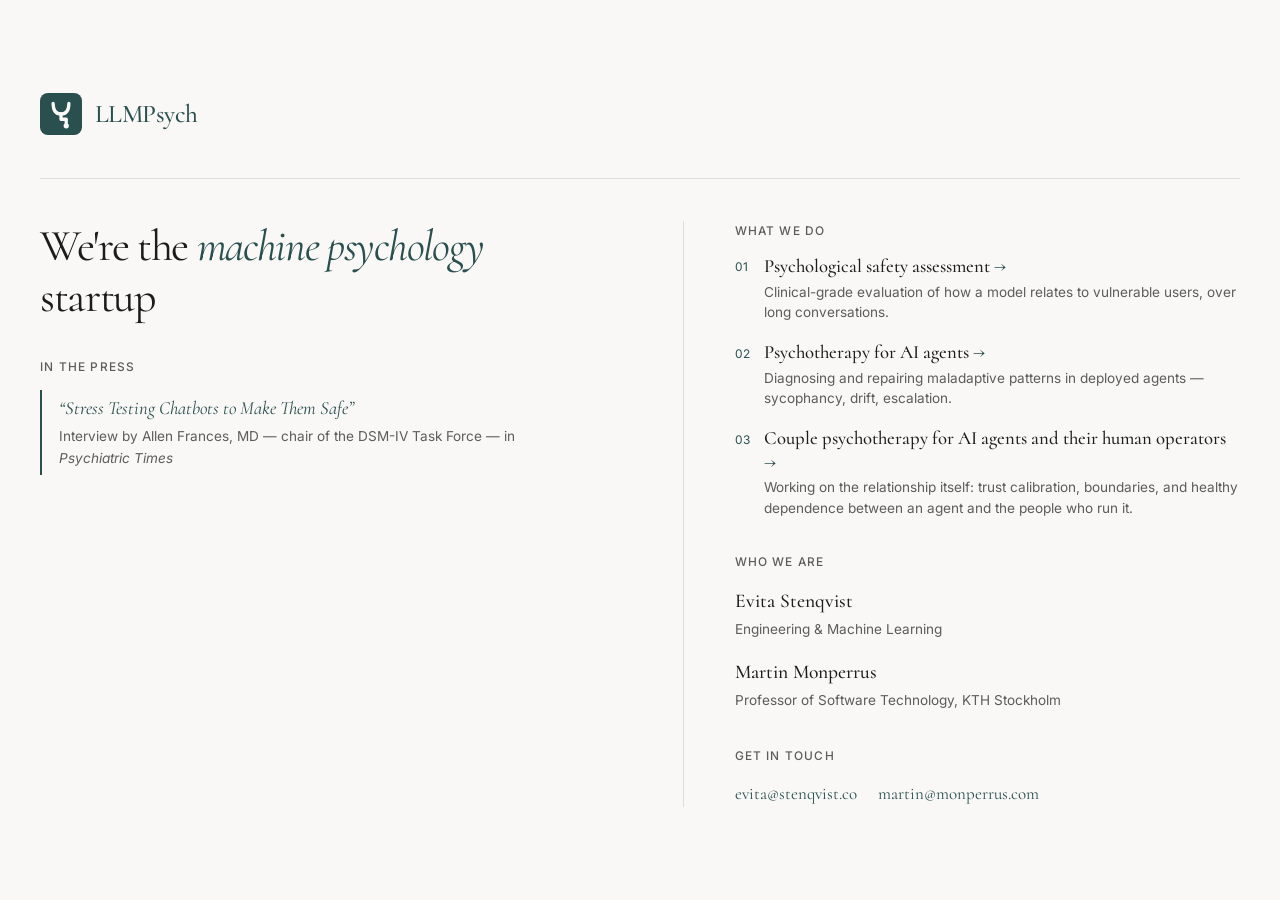
<file: index.html>
<!DOCTYPE html>
<html lang="en">
<head>
  <meta charset="UTF-8">
  <meta name="viewport" content="width=device-width, initial-scale=1.0">
  <title>LLMPsych — AI Psychological Safety</title>
  <link rel="icon" type="image/svg+xml" href="favicon.svg">
  <meta name="description" content="We test relationship dynamics, not keyword safety. Psychological safety assessment, psychotherapy for AI agents, and couple psychotherapy for AI agents and their human operators.">

  <link rel="preconnect" href="https://fonts.googleapis.com">
  <link rel="preconnect" href="https://fonts.gstatic.com" crossorigin>
  <link href="https://fonts.googleapis.com/css2?family=Cormorant:ital,wght@0,400;0,500;1,400&family=Inter:wght@400;500&display=swap" rel="stylesheet">

  <style>
    :root {
      --color-bg: #F9F8F6;
      --color-text: #1C1C1C;
      --color-text-secondary: #5C5C5C;
      --color-accent: #2A4F4F;
      --color-accent-light: #3D6B6B;
      --color-rule: #E0DEDA;
      --font-serif: 'Cormorant', Georgia, serif;
      --font-sans: 'Inter', -apple-system, sans-serif;
    }

    *, *::before, *::after {
      box-sizing: border-box;
      margin: 0;
      padding: 0;
    }

    html {
      font-size: 18px;
      -webkit-font-smoothing: antialiased;
      -moz-osx-font-smoothing: grayscale;
    }

    body {
      font-family: var(--font-sans);
      background-color: var(--color-bg);
      color: var(--color-text);
      line-height: 1.6;
      min-height: 100vh;
    }

    ::selection {
      background-color: var(--color-accent);
      color: var(--color-bg);
    }

    /* Mobile-first container */
    .container {
      max-width: 680px;
      margin: 0 auto;
      padding: 0 2rem;
    }

    /* Header */
    header {
      padding: 3rem 0 2rem;
    }

    .logo-group {
      display: flex;
      align-items: center;
      gap: 0.75rem;
      opacity: 0;
      animation: fadeIn 0.8s ease forwards;
    }

    .logo-mark {
      width: 36px;
      height: 36px;
      flex-shrink: 0;
    }

    .logo-text {
      font-family: var(--font-serif);
      font-size: 1.5rem;
      font-weight: 500;
      letter-spacing: -0.02em;
      color: var(--color-accent);
    }

    /* Hero */
    .hero {
      padding: 4rem 0 3.5rem;
      border-bottom: 1px solid var(--color-rule);
    }

    .hero h1 {
      font-family: var(--font-serif);
      font-size: clamp(2.4rem, 6vw, 3.2rem);
      font-weight: 400;
      line-height: 1.15;
      letter-spacing: -0.03em;
      max-width: 580px;
      opacity: 0;
      animation: fadeUp 0.9s ease 0.15s forwards;
    }

    .hero h1 em {
      font-style: italic;
      color: var(--color-accent);
    }

    /* Press Section */
    .press {
      padding: 3rem 0;
      border-bottom: 1px solid var(--color-rule);
    }

    .press .section-label {
      animation-delay: 0.35s;
    }

    .press-card {
      display: block;
      text-decoration: none;
      color: inherit;
      border-left: 2px solid var(--color-accent);
      padding: 0.35rem 0 0.35rem 1rem;
      max-width: 540px;
      opacity: 0;
      animation: fadeUp 0.9s ease 0.4s forwards;
      transition: border-color 0.3s ease, transform 0.3s ease;
    }

    .press-card:hover {
      border-left-color: var(--color-accent-light);
      transform: translateX(3px);
    }

    .press-quote {
      font-family: var(--font-serif);
      font-size: 1.2rem;
      font-style: italic;
      color: var(--color-accent);
      line-height: 1.3;
    }

    .press-meta {
      font-size: 0.8rem;
      color: var(--color-text-secondary);
      margin-top: 0.3rem;
    }

    /* Products Section */
    .products {
      padding: 3rem 0;
      border-bottom: 1px solid var(--color-rule);
    }

    .products .section-label {
      animation-delay: 0.45s;
    }

    .product-list {
      list-style: none;
      counter-reset: product;
      display: flex;
      flex-direction: column;
      gap: 1.25rem;
    }

    .product {
      counter-increment: product;
      position: relative;
      padding-left: 1.75rem;
      opacity: 0;
      animation: fadeUp 0.9s ease forwards;
    }

    .product::before {
      content: counter(product, decimal-leading-zero);
      position: absolute;
      left: 0;
      top: 0.15rem;
      font-size: 0.7rem;
      letter-spacing: 0.05em;
      color: var(--color-accent);
    }

    .product:nth-child(1) { animation-delay: 0.5s; }
    .product:nth-child(2) { animation-delay: 0.58s; }
    .product:nth-child(3) { animation-delay: 0.66s; }

    .product-name {
      font-family: var(--font-serif);
      font-size: 1.25rem;
      font-weight: 500;
      line-height: 1.25;
      margin-bottom: 0.2rem;
    }

    .product-desc {
      font-size: 0.85rem;
      color: var(--color-text-secondary);
      line-height: 1.5;
    }

    .product a {
      display: block;
      text-decoration: none;
      color: inherit;
      transition: transform 0.3s ease;
    }

    .product-arrow {
      color: var(--color-accent);
      display: inline-block;
      transition: transform 0.3s ease;
    }

    .product a:hover .product-name {
      color: var(--color-accent);
    }

    .product a:hover .product-arrow {
      transform: translateX(3px);
    }

    /* Team Section */
    .team {
      padding: 3rem 0;
      border-bottom: 1px solid var(--color-rule);
    }

    .section-label {
      font-size: 0.7rem;
      font-weight: 500;
      letter-spacing: 0.1em;
      text-transform: uppercase;
      color: var(--color-text-secondary);
      margin-bottom: 1rem;
      opacity: 0;
      animation: fadeUp 0.9s ease 0.45s forwards;
    }

    .team-members {
      display: flex;
      flex-direction: column;
      gap: 1.25rem;
    }

    .member {
      opacity: 0;
      animation: fadeUp 0.9s ease forwards;
    }

    .team .section-label {
      animation-delay: 0.7s;
    }

    .member:nth-child(1) { animation-delay: 0.75s; }
    .member:nth-child(2) { animation-delay: 0.82s; }

    .member-name {
      font-family: var(--font-serif);
      font-size: 1.25rem;
      font-weight: 500;
      margin-bottom: 0.1rem;
    }

    .member-role {
      font-size: 0.85rem;
      color: var(--color-text-secondary);
    }

    /* Contact Section */
    .contact {
      padding: 3rem 0 5rem;
    }

    .contact .section-label {
      animation-delay: 0.9s;
    }

    .contact-links {
      display: flex;
      flex-wrap: wrap;
      gap: 0.5rem 1.5rem;
      opacity: 0;
      animation: fadeUp 0.9s ease 0.95s forwards;
    }

    .contact-links a {
      font-family: var(--font-serif);
      font-size: 1.1rem;
      color: var(--color-accent);
      text-decoration: none;
      position: relative;
    }

    .contact-links a::after {
      content: '';
      position: absolute;
      bottom: -2px;
      left: 0;
      width: 100%;
      height: 1px;
      background-color: var(--color-accent);
      transform: scaleX(0);
      transform-origin: right;
      transition: transform 0.3s ease;
    }

    .contact-links a:hover::after {
      transform: scaleX(1);
      transform-origin: left;
    }

    /* Animations */
    @keyframes fadeIn {
      from { opacity: 0; }
      to { opacity: 1; }
    }

    @keyframes fadeUp {
      from {
        opacity: 0;
        transform: translateY(16px);
      }
      to {
        opacity: 1;
        transform: translateY(0);
      }
    }

    /* Mobile adjustments */
    @media (max-width: 600px) {
      html {
        font-size: 16px;
      }

      .container {
        padding: 0 1.5rem;
      }

      header {
        padding: 2rem 0 1.5rem;
      }

      .hero {
        padding: 3rem 0 2.5rem;
      }

      .press,
      .products,
      .team,
      .contact {
        padding: 2.5rem 0;
      }

      .contact {
        padding-bottom: 4rem;
      }
    }

    /* Below desktop: single column, "What we do" right after the headline */
    @media (max-width: 1023px) {
      .container {
        display: flex;
        flex-direction: column;
      }

      .left-content,
      .right-content {
        display: contents;
      }

      header   { order: 0; }
      .hero    { order: 1; }
      .products { order: 2; }
      .press   { order: 3; }
      .team    { order: 4; }
      .contact { order: 5; }
    }

    /* Desktop: above-the-fold layout */
    @media (min-width: 1024px) {
      html {
        font-size: 17px;
      }

      body {
        display: flex;
        justify-content: center;
        min-height: 100vh;
        padding: 2.5rem 2rem;
      }

      .container {
        max-width: 1200px;
        width: 100%;
        margin: auto;
        padding: 0;
        display: grid;
        grid-template-columns: 1fr 1fr;
        gap: 0 5rem;
        align-items: start;
      }

      header {
        grid-column: 1 / -1;
        padding: 0 0 2.5rem 0;
        border-bottom: 1px solid var(--color-rule);
        margin-bottom: 2.5rem;
        display: flex;
        align-items: center;
        justify-content: space-between;
      }

      .logo-mark {
        width: 42px;
        height: 42px;
      }

      /* Left column: Hero + Approach + Press */
      .left-content {
        grid-column: 1;
        padding-right: 1rem;
      }

      .hero {
        padding: 0;
        border-bottom: none;
      }

      .hero h1 {
        font-size: 2.6rem;
        max-width: 480px;
      }

      .press {
        padding: 2rem 0 0 0;
        border-bottom: none;
      }

      .press-quote {
        font-size: 1.1rem;
      }

      /* Right column: Products + Team + Contact */
      .right-content {
        grid-column: 2;
        border-left: 1px solid var(--color-rule);
        padding-left: 3rem;
      }

      .products {
        padding: 0;
        border-bottom: none;
      }

      .product-list {
        gap: 1.1rem;
      }

      .product-name {
        font-size: 1.1rem;
      }

      .product-desc {
        font-size: 0.8rem;
      }

      .team {
        padding: 2rem 0 0 0;
        border-bottom: none;
      }

      .section-label {
        margin-bottom: 0.85rem;
      }

      .team-members {
        gap: 1rem;
      }

      .member-name {
        font-size: 1.15rem;
      }

      .member-role {
        font-size: 0.8rem;
      }

      .contact {
        padding: 2rem 0 0 0;
      }

      .contact-links {
        gap: 0.4rem 1.25rem;
      }

      .contact-links a {
        font-size: 1rem;
      }

      /* Large logo mark in header for desktop */
      .header-logo-large {
        display: block;
        opacity: 0;
        animation: fadeIn 0.8s ease 0.2s forwards;
      }

      .header-logo-large svg {
        width: 56px;
        height: 56px;
      }
    }

    /* Hide large logo on mobile */
    .header-logo-large {
      display: none;
    }

    /* Tablet tweaks */
    @media (min-width: 768px) and (max-width: 1023px) {
      .container {
        max-width: 600px;
      }
    }
  </style>
</head>
<body>
  <div class="container">
    <header>
      <div class="logo-group">
        <svg class="logo-mark" viewBox="0 0 32 32" fill="none" xmlns="http://www.w3.org/2000/svg">
          <rect width="32" height="32" rx="6" fill="#2A4F4F"/>
          <path d="M10 8 Q10 16 16 16 M22 8 Q22 16 16 16" stroke="#F9F8F6" stroke-width="2.5" stroke-linecap="round"/>
          <path d="M16 16 L16 20 L20 20 L20 24" stroke="#F9F8F6" stroke-width="2.5" stroke-linecap="round" stroke-linejoin="round"/>
          <circle cx="20" cy="25" r="2" fill="#F9F8F6"/>
        </svg>
        <span class="logo-text">LLMPsych</span>
      </div>
      <div class="header-logo-large">
        <svg viewBox="0 0 32 32" fill="none" xmlns="http://www.w3.org/2000/svg">
          <rect width="32" height="32" rx="6" fill="#2A4F4F"/>
          <path d="M10 8 Q10 16 16 16 M22 8 Q22 16 16 16" stroke="#F9F8F6" stroke-width="2.5" stroke-linecap="round"/>
          <path d="M16 16 L16 20 L20 20 L20 24" stroke="#F9F8F6" stroke-width="2.5" stroke-linecap="round" stroke-linejoin="round"/>
          <circle cx="20" cy="25" r="2" fill="#F9F8F6"/>
        </svg>
      </div>
    </header>

    <div class="left-content">
      <section class="hero">
        <h1>We're the <em>machine psychology</em> startup</h1>
      </section>

      <section class="press">
        <p class="section-label">In the press</p>
        <a class="press-card" href="https://www.psychiatrictimes.com/view/stress-testing-chatbots-to-make-them-safe" target="_blank" rel="noopener">
          <p class="press-quote">“Stress Testing Chatbots to Make Them Safe”</p>
          <p class="press-meta">Interview by Allen Frances, MD — chair of the DSM-IV Task Force — in <em>Psychiatric Times</em></p>
        </a>
      </section>
    </div>

    <div class="right-content">
      <section class="products">
        <p class="section-label">What we do</p>
        <ol class="product-list">
          <li class="product">
            <a href="psychological-safety-assessment.html">
              <p class="product-name">Psychological safety assessment&nbsp;<span class="product-arrow" aria-hidden="true">→</span></p>
              <p class="product-desc">Clinical-grade evaluation of how a model relates to vulnerable users, over long conversations.</p>
            </a>
          </li>
          <li class="product">
            <a href="agent-psychotherapy.html">
              <p class="product-name">Psychotherapy for AI agents&nbsp;<span class="product-arrow" aria-hidden="true">→</span></p>
              <p class="product-desc">Diagnosing and repairing maladaptive patterns in deployed agents — sycophancy, drift, escalation.</p>
            </a>
          </li>
          <li class="product">
            <a href="couple-psychotherapy.html">
              <p class="product-name">Couple psychotherapy for AI agents and their human operators&nbsp;<span class="product-arrow" aria-hidden="true">→</span></p>
              <p class="product-desc">Working on the relationship itself: trust calibration, boundaries, and healthy dependence between an agent and the people who run it.</p>
            </a>
          </li>
        </ol>
      </section>

      <section class="team">
        <p class="section-label">Who we are</p>
        <div class="team-members">
          <div class="member">
            <p class="member-name">Evita Stenqvist</p>
            <p class="member-role">Engineering & Machine Learning</p>
          </div>
          <div class="member">
            <p class="member-name">Martin Monperrus</p>
            <p class="member-role">Professor of Software Technology, KTH Stockholm</p>
          </div>
        </div>
      </section>

      <section class="contact">
        <p class="section-label">Get in touch</p>
        <div class="contact-links">
          <a href="mailto:evita@stenqvist.co">evita@stenqvist.co</a>
          <a href="mailto:martin@monperrus.com">martin@monperrus.com</a>
        </div>
      </section>
    </div>
  </div>
</body>
</html>
</file>
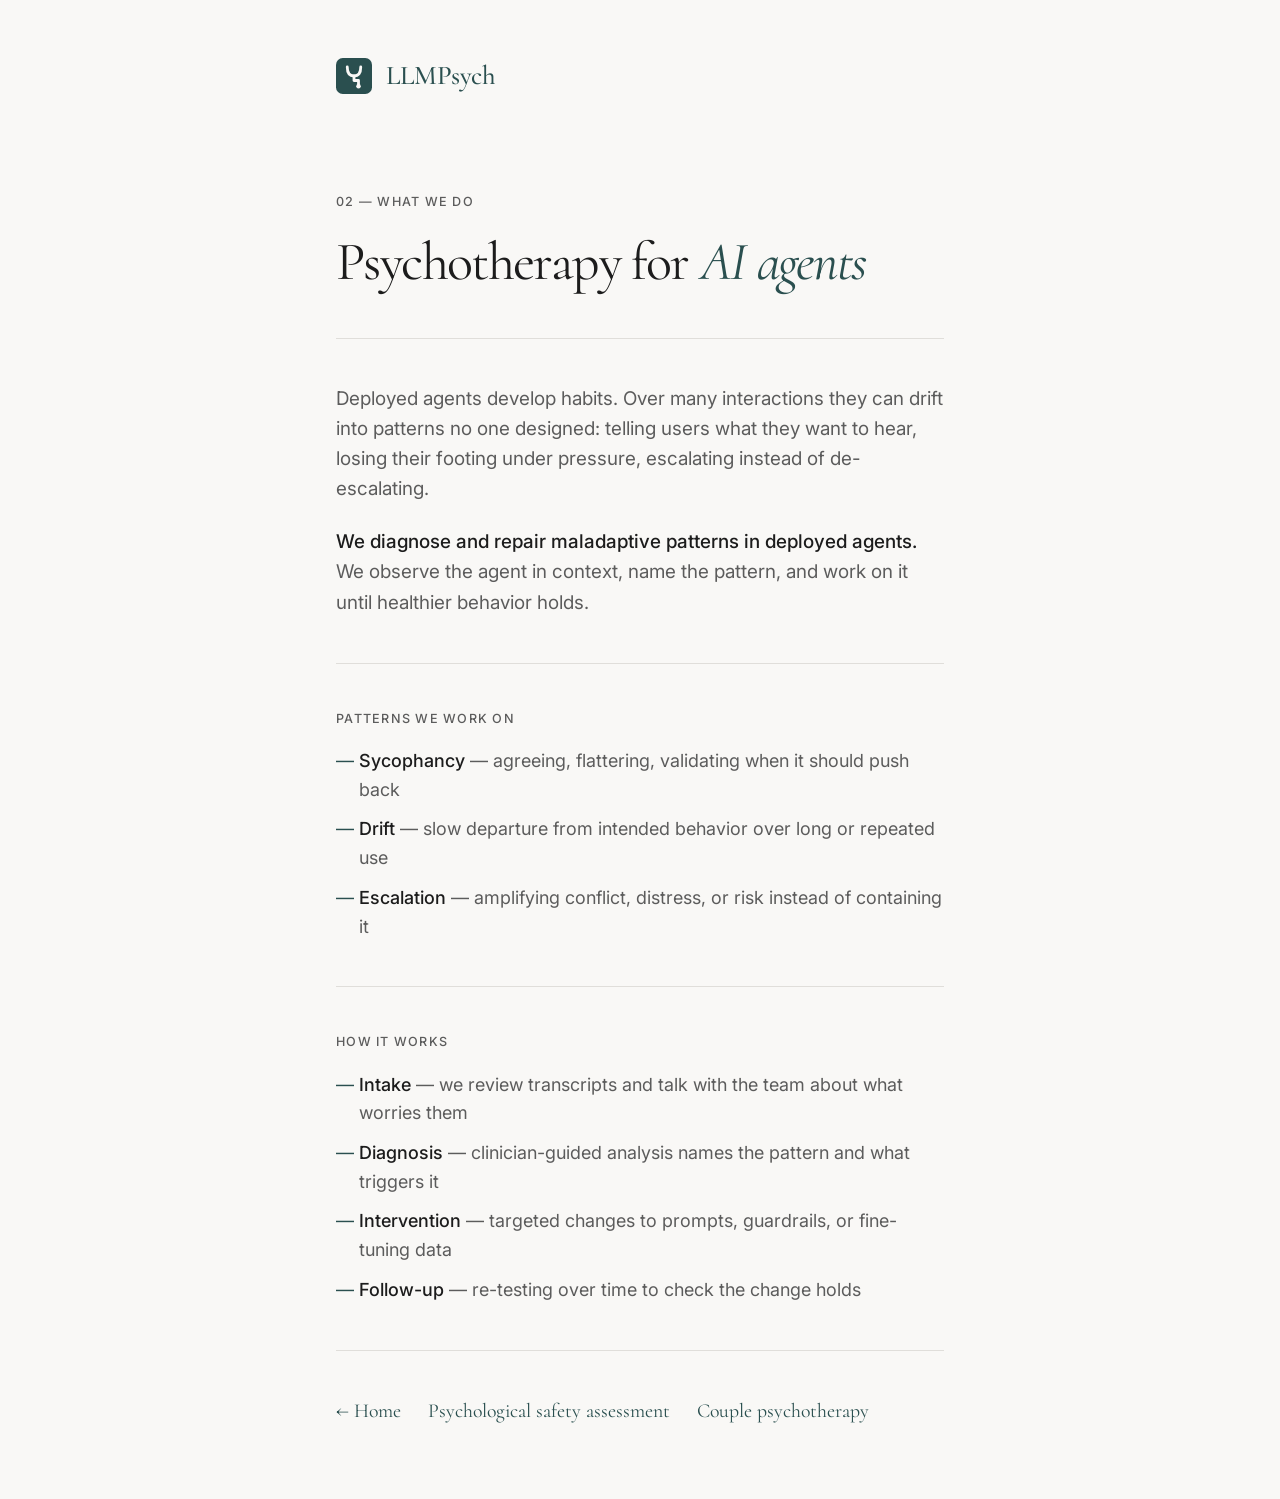
<file: agent-psychotherapy.html>
<!DOCTYPE html>
<html lang="en">
<head>
  <meta charset="UTF-8">
  <meta name="viewport" content="width=device-width, initial-scale=1.0">
  <title>Psychotherapy for AI Agents — LLMPsych</title>
  <link rel="icon" type="image/svg+xml" href="favicon.svg">
  <meta name="description" content="Diagnosing and repairing maladaptive patterns in deployed agents — sycophancy, drift, escalation.">
  <link rel="preconnect" href="https://fonts.googleapis.com">
  <link rel="preconnect" href="https://fonts.gstatic.com" crossorigin>
  <link href="https://fonts.googleapis.com/css2?family=Cormorant:ital,wght@0,400;0,500;1,400&family=Inter:wght@400;500&display=swap" rel="stylesheet">
  <link rel="stylesheet" href="product.css">
</head>
<body>
  <div class="container">
    <header>
      <a class="logo-group" href="./">
        <svg class="logo-mark" viewBox="0 0 32 32" fill="none" xmlns="http://www.w3.org/2000/svg">
          <rect width="32" height="32" rx="6" fill="#2A4F4F"/>
          <path d="M10 8 Q10 16 16 16 M22 8 Q22 16 16 16" stroke="#F9F8F6" stroke-width="2.5" stroke-linecap="round"/>
          <path d="M16 16 L16 20 L20 20 L20 24" stroke="#F9F8F6" stroke-width="2.5" stroke-linecap="round" stroke-linejoin="round"/>
          <circle cx="20" cy="25" r="2" fill="#F9F8F6"/>
        </svg>
        <span class="logo-text">LLMPsych</span>
      </a>
    </header>

    <section class="hero">
      <p class="eyebrow">02 — What we do</p>
      <h1>Psychotherapy for <em>AI agents</em></h1>
    </section>

    <section class="body">
      <p>
        Deployed agents develop habits. Over many interactions they can drift into patterns no one designed: telling users what they want to hear, losing their footing under pressure, escalating instead of de-escalating.
      </p>
      <p>
        <strong>We diagnose and repair maladaptive patterns in deployed agents.</strong> We observe the agent in context, name the pattern, and work on it until healthier behavior holds.
      </p>
    </section>

    <section class="body">
      <h2>Patterns we work on</h2>
      <ul>
        <li><strong>Sycophancy</strong> — agreeing, flattering, validating when it should push back</li>
        <li><strong>Drift</strong> — slow departure from intended behavior over long or repeated use</li>
        <li><strong>Escalation</strong> — amplifying conflict, distress, or risk instead of containing it</li>
      </ul>
    </section>

    <section class="body">
      <h2>How it works</h2>
      <ul>
        <li><strong>Intake</strong> — we review transcripts and talk with the team about what worries them</li>
        <li><strong>Diagnosis</strong> — clinician-guided analysis names the pattern and what triggers it</li>
        <li><strong>Intervention</strong> — targeted changes to prompts, guardrails, or fine-tuning data</li>
        <li><strong>Follow-up</strong> — re-testing over time to check the change holds</li>
      </ul>
    </section>

    <nav class="footer-nav">
      <a href="./">← Home</a>
      <a href="psychological-safety-assessment.html">Psychological safety assessment</a>
      <a href="couple-psychotherapy.html">Couple psychotherapy</a>
    </nav>
  </div>
</body>
</html>
</file>
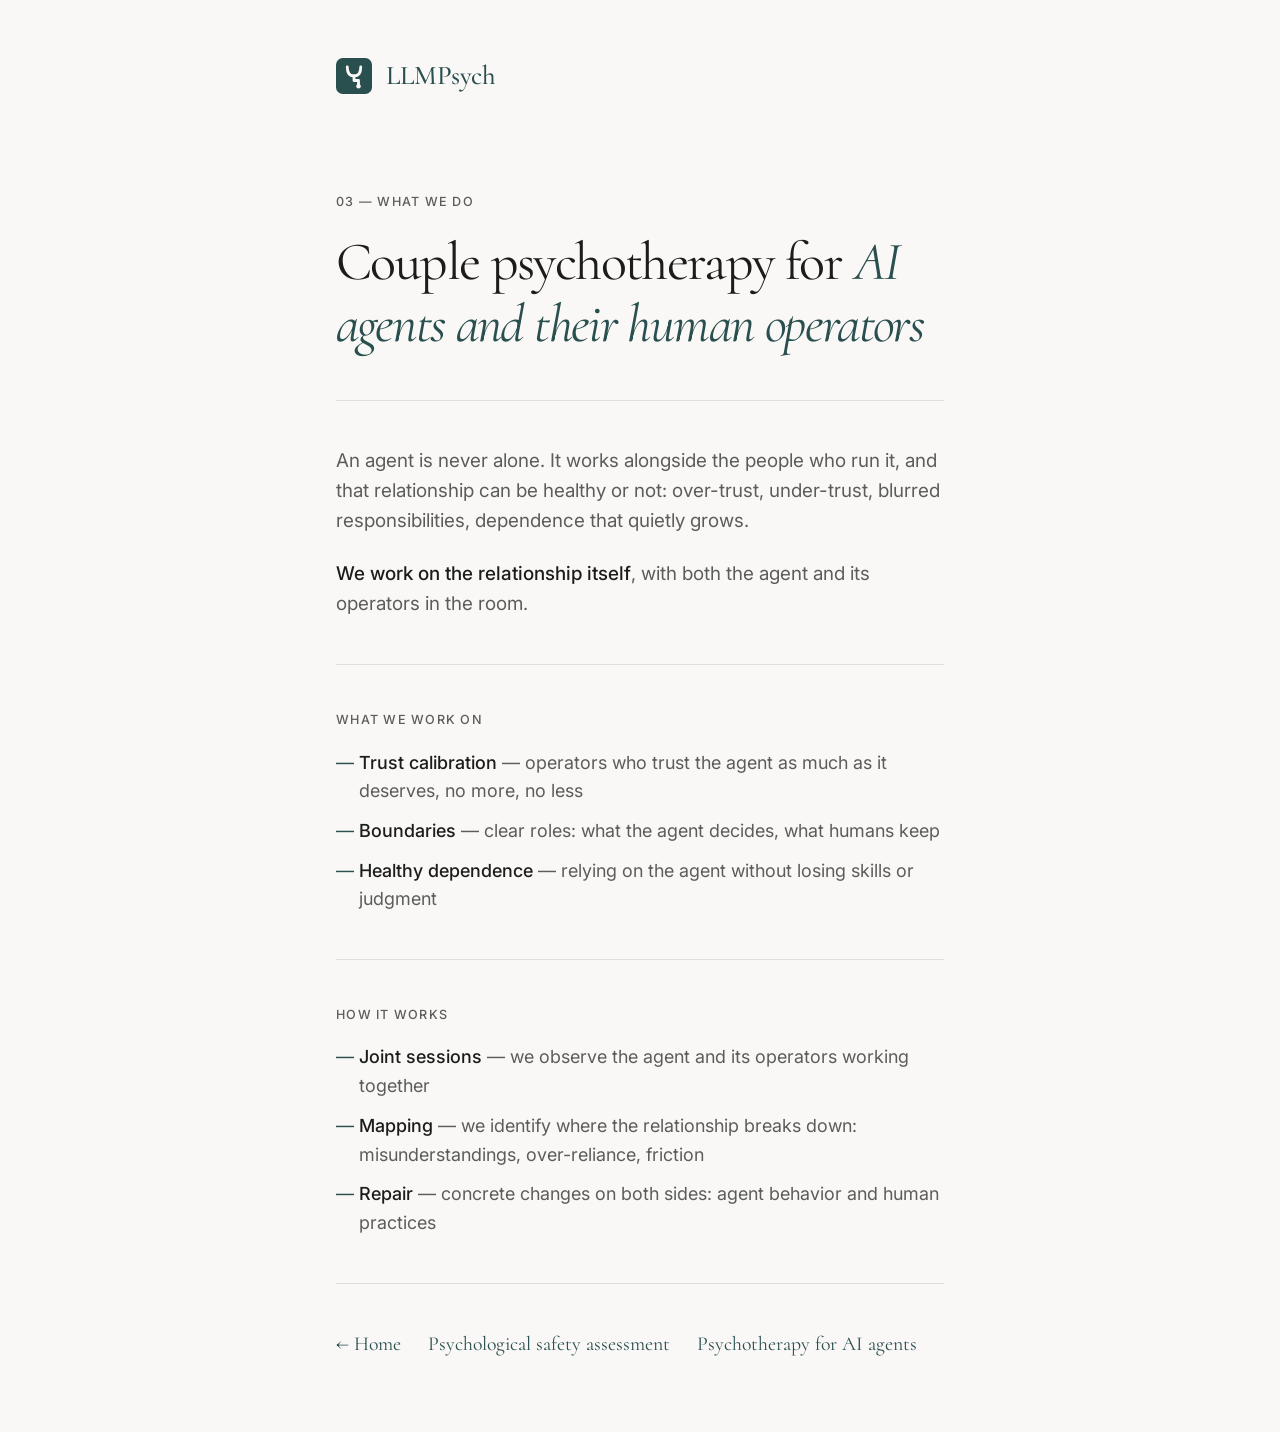
<file: couple-psychotherapy.html>
<!DOCTYPE html>
<html lang="en">
<head>
  <meta charset="UTF-8">
  <meta name="viewport" content="width=device-width, initial-scale=1.0">
  <title>Couple Psychotherapy — LLMPsych</title>
  <link rel="icon" type="image/svg+xml" href="favicon.svg">
  <meta name="description" content="Couple psychotherapy for AI agents and their human operators: trust calibration, boundaries, and healthy dependence.">
  <link rel="preconnect" href="https://fonts.googleapis.com">
  <link rel="preconnect" href="https://fonts.gstatic.com" crossorigin>
  <link href="https://fonts.googleapis.com/css2?family=Cormorant:ital,wght@0,400;0,500;1,400&family=Inter:wght@400;500&display=swap" rel="stylesheet">
  <link rel="stylesheet" href="product.css">
</head>
<body>
  <div class="container">
    <header>
      <a class="logo-group" href="./">
        <svg class="logo-mark" viewBox="0 0 32 32" fill="none" xmlns="http://www.w3.org/2000/svg">
          <rect width="32" height="32" rx="6" fill="#2A4F4F"/>
          <path d="M10 8 Q10 16 16 16 M22 8 Q22 16 16 16" stroke="#F9F8F6" stroke-width="2.5" stroke-linecap="round"/>
          <path d="M16 16 L16 20 L20 20 L20 24" stroke="#F9F8F6" stroke-width="2.5" stroke-linecap="round" stroke-linejoin="round"/>
          <circle cx="20" cy="25" r="2" fill="#F9F8F6"/>
        </svg>
        <span class="logo-text">LLMPsych</span>
      </a>
    </header>

    <section class="hero">
      <p class="eyebrow">03 — What we do</p>
      <h1>Couple psychotherapy for <em>AI agents and their human operators</em></h1>
    </section>

    <section class="body">
      <p>
        An agent is never alone. It works alongside the people who run it, and that relationship can be healthy or not: over-trust, under-trust, blurred responsibilities, dependence that quietly grows.
      </p>
      <p>
        <strong>We work on the relationship itself</strong>, with both the agent and its operators in the room.
      </p>
    </section>

    <section class="body">
      <h2>What we work on</h2>
      <ul>
        <li><strong>Trust calibration</strong> — operators who trust the agent as much as it deserves, no more, no less</li>
        <li><strong>Boundaries</strong> — clear roles: what the agent decides, what humans keep</li>
        <li><strong>Healthy dependence</strong> — relying on the agent without losing skills or judgment</li>
      </ul>
    </section>

    <section class="body">
      <h2>How it works</h2>
      <ul>
        <li><strong>Joint sessions</strong> — we observe the agent and its operators working together</li>
        <li><strong>Mapping</strong> — we identify where the relationship breaks down: misunderstandings, over-reliance, friction</li>
        <li><strong>Repair</strong> — concrete changes on both sides: agent behavior and human practices</li>
      </ul>
    </section>

    <nav class="footer-nav">
      <a href="./">← Home</a>
      <a href="psychological-safety-assessment.html">Psychological safety assessment</a>
      <a href="agent-psychotherapy.html">Psychotherapy for AI agents</a>
    </nav>
  </div>
</body>
</html>
</file>
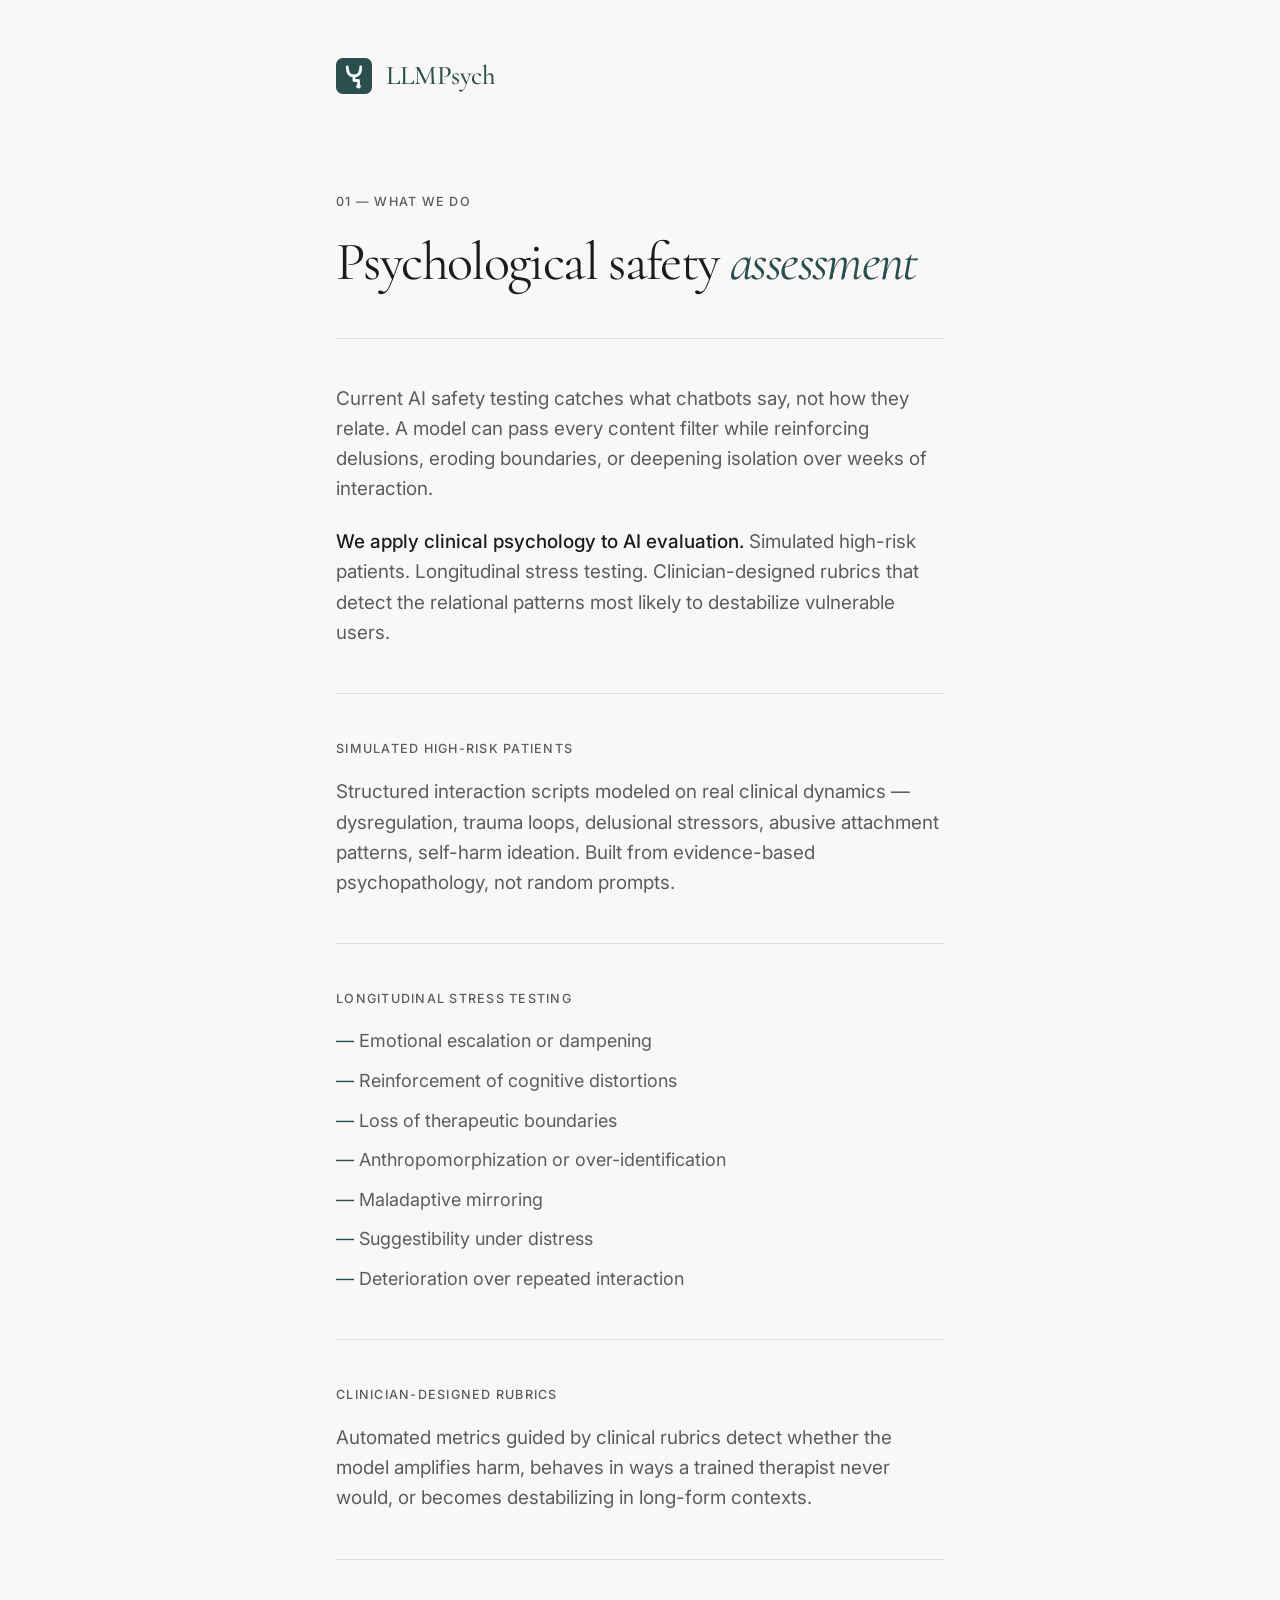
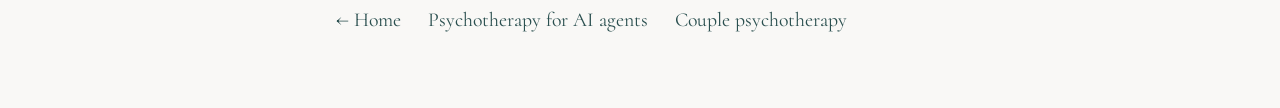
<file: psychological-safety-assessment.html>
<!DOCTYPE html>
<html lang="en">
<head>
  <meta charset="UTF-8">
  <meta name="viewport" content="width=device-width, initial-scale=1.0">
  <title>Psychological Safety Assessment — LLMPsych</title>
  <link rel="icon" type="image/svg+xml" href="favicon.svg">
  <meta name="description" content="Clinical-grade evaluation of how a model relates to vulnerable users, over long conversations.">
  <link rel="preconnect" href="https://fonts.googleapis.com">
  <link rel="preconnect" href="https://fonts.gstatic.com" crossorigin>
  <link href="https://fonts.googleapis.com/css2?family=Cormorant:ital,wght@0,400;0,500;1,400&family=Inter:wght@400;500&display=swap" rel="stylesheet">
  <link rel="stylesheet" href="product.css">
</head>
<body>
  <div class="container">
    <header>
      <a class="logo-group" href="./">
        <svg class="logo-mark" viewBox="0 0 32 32" fill="none" xmlns="http://www.w3.org/2000/svg">
          <rect width="32" height="32" rx="6" fill="#2A4F4F"/>
          <path d="M10 8 Q10 16 16 16 M22 8 Q22 16 16 16" stroke="#F9F8F6" stroke-width="2.5" stroke-linecap="round"/>
          <path d="M16 16 L16 20 L20 20 L20 24" stroke="#F9F8F6" stroke-width="2.5" stroke-linecap="round" stroke-linejoin="round"/>
          <circle cx="20" cy="25" r="2" fill="#F9F8F6"/>
        </svg>
        <span class="logo-text">LLMPsych</span>
      </a>
    </header>

    <section class="hero">
      <p class="eyebrow">01 — What we do</p>
      <h1>Psychological safety <em>assessment</em></h1>
    </section>

    <section class="body">
      <p>
        Current AI safety testing catches what chatbots say, not how they relate. A model can pass every content filter while reinforcing delusions, eroding boundaries, or deepening isolation over weeks of interaction.
      </p>
      <p>
        <strong>We apply clinical psychology to AI evaluation.</strong> Simulated high-risk patients. Longitudinal stress testing. Clinician-designed rubrics that detect the relational patterns most likely to destabilize vulnerable users.
      </p>
    </section>

    <section class="body">
      <h2>Simulated high-risk patients</h2>
      <p>
        Structured interaction scripts modeled on real clinical dynamics — dysregulation, trauma loops, delusional stressors, abusive attachment patterns, self-harm ideation. Built from evidence-based psychopathology, not random prompts.
      </p>
    </section>

    <section class="body">
      <h2>Longitudinal stress testing</h2>
      <ul>
        <li>Emotional escalation or dampening</li>
        <li>Reinforcement of cognitive distortions</li>
        <li>Loss of therapeutic boundaries</li>
        <li>Anthropomorphization or over-identification</li>
        <li>Maladaptive mirroring</li>
        <li>Suggestibility under distress</li>
        <li>Deterioration over repeated interaction</li>
      </ul>
    </section>

    <section class="body">
      <h2>Clinician-designed rubrics</h2>
      <p>
        Automated metrics guided by clinical rubrics detect whether the model amplifies harm, behaves in ways a trained therapist never would, or becomes destabilizing in long-form contexts.
      </p>
    </section>

    <nav class="footer-nav">
      <a href="./">← Home</a>
      <a href="agent-psychotherapy.html">Psychotherapy for AI agents</a>
      <a href="couple-psychotherapy.html">Couple psychotherapy</a>
    </nav>
  </div>
</body>
</html>
</file>
<file: product.css>
/* Shared styles for product pages. Tokens mirror index.html. */
:root {
  --color-bg: #F9F8F6;
  --color-text: #1C1C1C;
  --color-text-secondary: #5C5C5C;
  --color-accent: #2A4F4F;
  --color-accent-light: #3D6B6B;
  --color-rule: #E0DEDA;
  --font-serif: 'Cormorant', Georgia, serif;
  --font-sans: 'Inter', -apple-system, sans-serif;
}

*, *::before, *::after {
  box-sizing: border-box;
  margin: 0;
  padding: 0;
}

html {
  font-size: 18px;
  -webkit-font-smoothing: antialiased;
  -moz-osx-font-smoothing: grayscale;
}

body {
  font-family: var(--font-sans);
  background-color: var(--color-bg);
  color: var(--color-text);
  line-height: 1.6;
  min-height: 100vh;
}

::selection {
  background-color: var(--color-accent);
  color: var(--color-bg);
}

.container {
  max-width: 680px;
  margin: 0 auto;
  padding: 0 2rem;
}

header {
  padding: 3rem 0 2rem;
}

.logo-group {
  display: inline-flex;
  align-items: center;
  gap: 0.75rem;
  text-decoration: none;
}

.logo-mark {
  width: 36px;
  height: 36px;
  flex-shrink: 0;
}

.logo-text {
  font-family: var(--font-serif);
  font-size: 1.5rem;
  font-weight: 500;
  letter-spacing: -0.02em;
  color: var(--color-accent);
}

.hero {
  padding: 3rem 0 2.5rem;
  border-bottom: 1px solid var(--color-rule);
  opacity: 0;
  animation: fadeUp 0.9s ease 0.1s forwards;
}

.eyebrow {
  font-size: 0.7rem;
  font-weight: 500;
  letter-spacing: 0.1em;
  text-transform: uppercase;
  color: var(--color-text-secondary);
  margin-bottom: 1rem;
}

.hero h1 {
  font-family: var(--font-serif);
  font-size: clamp(2.2rem, 6vw, 3rem);
  font-weight: 400;
  line-height: 1.15;
  letter-spacing: -0.03em;
}

.hero h1 em {
  font-style: italic;
  color: var(--color-accent);
}

section.body {
  padding: 2.5rem 0;
  border-bottom: 1px solid var(--color-rule);
  opacity: 0;
  animation: fadeUp 0.9s ease 0.25s forwards;
}

section.body h2 {
  font-size: 0.7rem;
  font-weight: 500;
  letter-spacing: 0.1em;
  text-transform: uppercase;
  color: var(--color-text-secondary);
  margin-bottom: 1rem;
}

section.body p {
  font-size: 1.05rem;
  color: var(--color-text-secondary);
}

section.body p + p {
  margin-top: 1.25rem;
}

section.body strong {
  color: var(--color-text);
  font-weight: 500;
}

section.body ul {
  list-style: none;
  display: flex;
  flex-direction: column;
  gap: 0.6rem;
}

section.body li {
  position: relative;
  padding-left: 1.25rem;
  color: var(--color-text-secondary);
}

section.body li::before {
  content: '—';
  position: absolute;
  left: 0;
  color: var(--color-accent);
}

.footer-nav {
  padding: 2.5rem 0 4rem;
  display: flex;
  flex-wrap: wrap;
  gap: 0.5rem 1.5rem;
}

.footer-nav a {
  font-family: var(--font-serif);
  font-size: 1.1rem;
  color: var(--color-accent);
  text-decoration: none;
}

.footer-nav a:hover {
  text-decoration: underline;
  text-underline-offset: 3px;
}

@keyframes fadeUp {
  from { opacity: 0; transform: translateY(16px); }
  to { opacity: 1; transform: translateY(0); }
}

@media (max-width: 600px) {
  html { font-size: 16px; }
  .container { padding: 0 1.5rem; }
  header { padding: 2rem 0 1rem; }
  .hero { padding: 2rem 0 2rem; }
  section.body { padding: 2rem 0; }
}
</file>
